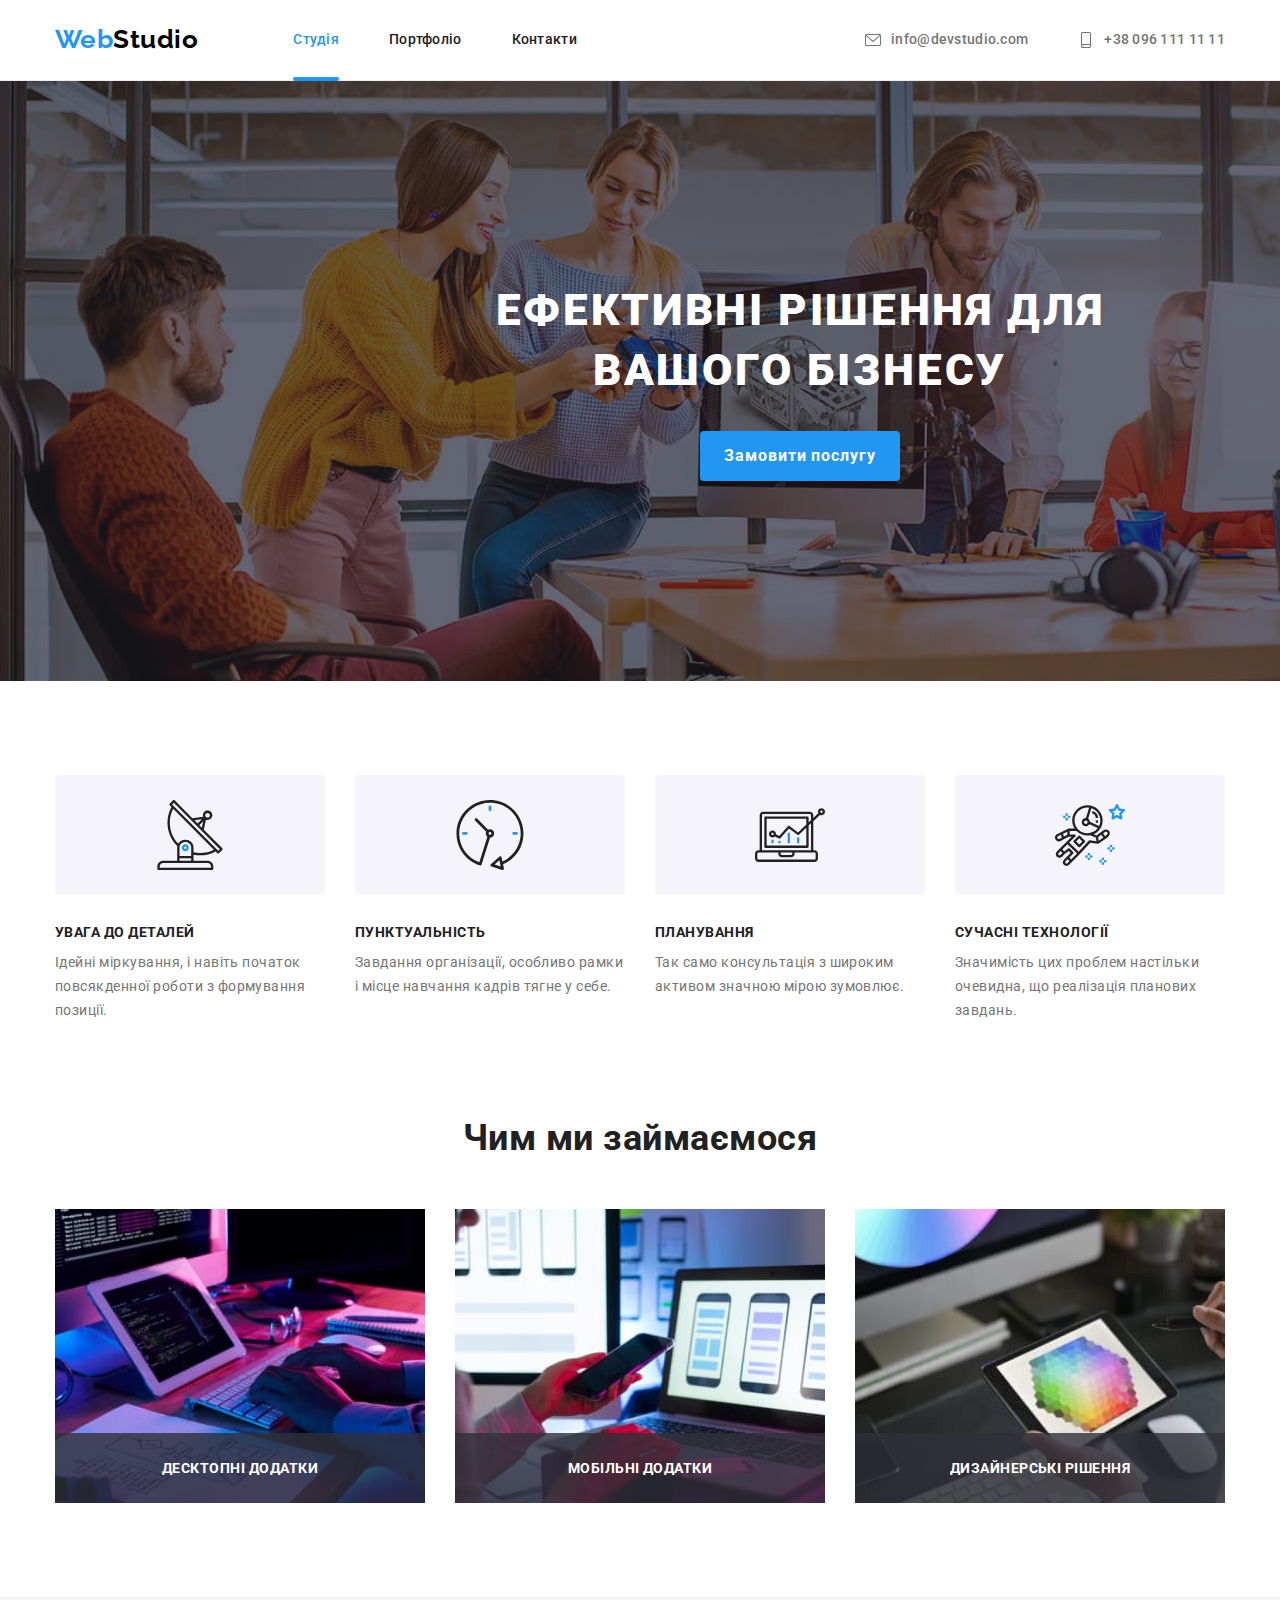
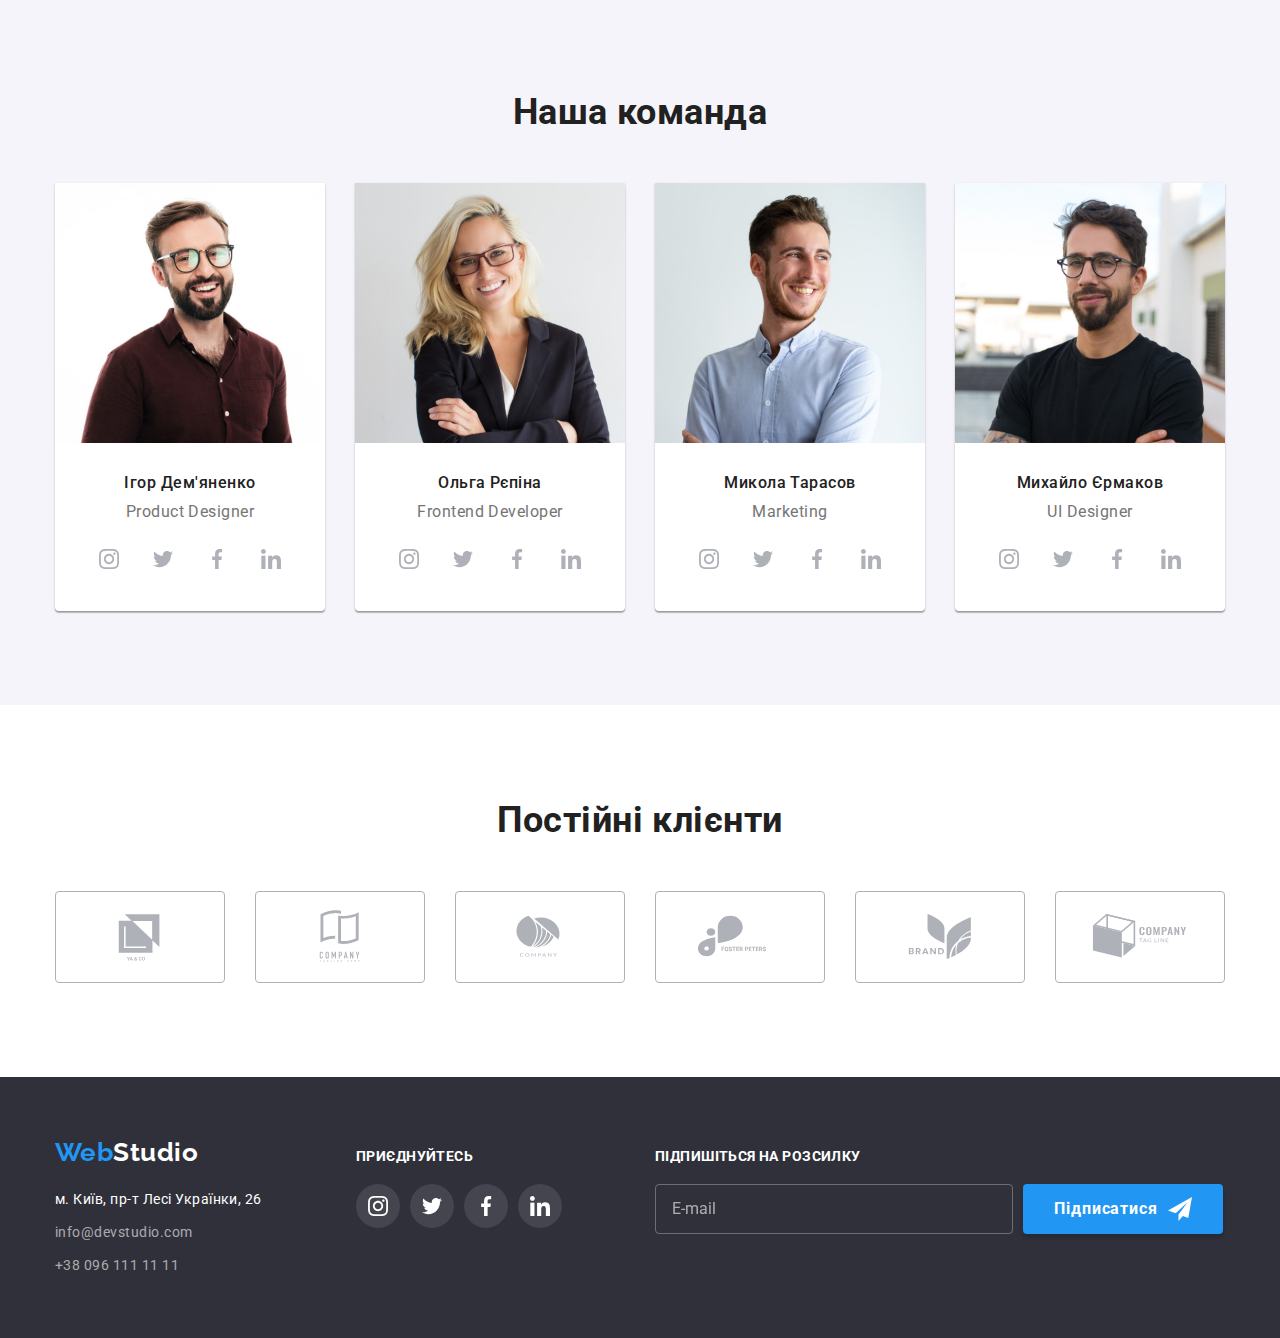
<file: index.html>
<!DOCTYPE html>
<html lang="uk">
  <head>
    <meta charset="UTF-8" />
    <meta http-equiv="X-UA-Compatible" content="IE=edge" />
    <meta name="viewport" content="width=device-width, initial-scale=1.0" />
    <title>Web studio</title>
    <link rel="preconnect" href="https://fonts.googleapis.com" />
    <link rel="preconnect" href="https://fonts.gstatic.com" crossorigin />
    <link
      href="https://fonts.googleapis.com/css2?family=Raleway:wght@700&family=Roboto:wght@400;500;700;900&display=swap"
      rel="stylesheet"
    />
    <link
      rel="stylesheet"
      href="https://cdnjs.cloudflare.com/ajax/libs/modern-normalize/1.0.0/modern-normalize.min.css"
    />
    <link rel="stylesheet" href="./css/main.min.css" />
  </head>

  <body>
    <header class="page-header">
      <div class="container page-header__container">
        <nav class="page-nav">
          <a href="./index.html" class="logo page-nav__logo"
            >Web<span class="logo__part logo__part_color_black">Studio</span></a
          >
          <ul class="site-nav list">
            <li>
              <a
                href="./index.html"
                class="link page-header__link site-nav__link site-nav__link_current"
                >Студія</a
              >
            </li>
            <li>
              <a
                href="./portfolio.html"
                class="link page-header__link site-nav__link"
                >Портфоліо</a
              >
            </li>
            <li>
              <a href="#" class="link page-header__link site-nav__link"
                >Контакти</a
              >
            </li>
          </ul>
        </nav>

        <ul class="auth-nav list">
          <li>
            <a
              href="meilto:info@devstudio.com"
              class="link page-header__link auth-nav__link"
            >
              <svg class="auth-nav__icon" width="16" height="16">
                <use href="./images/icons.svg#envelope"></use>
              </svg>
              info@devstudio.com</a
            >
          </li>
          <li>
            <a
              href="tel:+380961111111"
              class="link page-header__link auth-nav__link"
            >
              <svg class="auth-nav__icon" width="16" height="16">
                <use href="./images/icons.svg#smartphone"></use>
              </svg>
              +38 096 111 11 11</a
            >
          </li>
        </ul>
      </div>
    </header>

    <main>
      <!-- Шапка сайту -->
      <section class="hero">
        <div class="container hero__container">
          <h1 class="hero__title">Ефективні рішення для вашого бізнесу</h1>
          <button type="button" class="button hero__btn" data-modal-open>
            Замовити послугу
          </button>
        </div>
      </section>

      <!-- Особливості -->
      <section class="features">
        <div class="container">
          <h2 class="visually-hidden">Особливості</h2>
          <ul class="features__list list">
            <li class="features__item">
              <div class="features__thumb">
                <svg width="70" height="70">
                  <use href="./images/icons.svg#antenna"></use>
                </svg>
              </div>
              <h3 class="features__title">Увага до деталей</h3>
              <p class="features__text">
                Ідейні міркування, і навіть початок повсякденної роботи з
                формування позиції.
              </p>
            </li>
            <li class="features__item">
              <div class="features__thumb">
                <svg width="70" height="70">
                  <use href="./images/icons.svg#clock"></use>
                </svg>
              </div>
              <h3 class="features__title">Пунктуальність</h3>
              <p class="features__text">
                Завдання організації, особливо рамки і місце навчання кадрів
                тягне у себе.
              </p>
            </li>
            <li class="features__item">
              <div class="features__thumb">
                <svg width="70" height="70">
                  <use href="./images/icons.svg#diagram"></use>
                </svg>
              </div>
              <h3 class="features__title">Планування</h3>
              <p class="features__text">
                Так само консультація з широким активом значною мірою зумовлює.
              </p>
            </li>
            <li class="features__item">
              <div class="features__thumb">
                <svg width="70" height="70">
                  <use href="./images/icons.svg#astronaut"></use>
                </svg>
              </div>
              <h3 class="features__title">Сучасні технології</h3>
              <p class="features__text">
                Значимість цих проблем настільки очевидна, що реалізація
                планових завдань.
              </p>
            </li>
          </ul>
        </div>
      </section>

      <!-- Чим ми займаємось -->
      <section class="box">
        <div class="container">
          <h2 class="section-title box__title">Чим ми займаємося</h2>
          <ul class="box__list list">
            <li class="box__item">
              <img
                src="./images/img1.jpg"
                alt="Руки розробника на клавіатурі"
                width="370"
                class="no-gap"
              />
              <div class="box__wrap">
                <p class="box__text">Десктопні додатки</p>
              </div>
            </li>
            <li class="box__item">
              <img
                src="./images/img2.jpg"
                alt="Жіноча рука тримає мобільний телефон"
                width="370"
                class="no-gap"
              />
              <div class="box__wrap">
                <p class="box__text">Мобільні додатки</p>
              </div>
            </li>
            <li class="box__item">
              <img
                src="./images/img3.jpg"
                alt="Дизайнер працює за комп'ютером"
                width="370"
                class="no-gap"
              />
              <div class="box__wrap">
                <p class="box__text">Дизайнерські рішення</p>
              </div>
            </li>
          </ul>
        </div>
      </section>

      <!-- ----------------------------------------------------->
      <!-- Наша команда -->
      <section class="team">
        <div class="container">
          <h2 class="section-title team__title">Наша команда</h2>
          <ul class="list team__list">
            <li class="team__card">
              <img
                src="./images/photo1.jpg"
                alt="Фотографія Ігор Дем'яненко"
                width="270"
                class="no-gap"
              />
              <div class="team__wrap">
                <h3 class="team__name">Ігор Дем'яненко</h3>
                <p class="team__text">Product Designer</p>
                <ul class="socials list">
                  <li>
                    <a class="socials__link" href="#"
                      ><svg class="socials__icon" width="20" height="20">
                        <use href="./images/icons.svg#instagram"></use>
                      </svg>
                    </a>
                  </li>
                  <li>
                    <a class="socials__link" href="#"
                      ><svg class="socials__icon" width="20" height="20">
                        <use href="./images/icons.svg#twitter"></use>
                      </svg>
                    </a>
                  </li>
                  <li>
                    <a class="socials__link" href="#"
                      ><svg class="socials__icon" width="20" height="20">
                        <use href="./images/icons.svg#facebook"></use>
                      </svg>
                    </a>
                  </li>
                  <li>
                    <a class="socials__link" href="#"
                      ><svg class="socials__icon" width="20" height="20">
                        <use href="./images/icons.svg#linkedin"></use>
                      </svg>
                    </a>
                  </li>
                </ul>
              </div>
            </li>
            <li class="team__card">
              <img
                src="./images/photo2.jpg"
                alt="Фотографія Ольга Рєпіна"
                width="270"
                class="no-gap"
              />
              <div class="team__wrap">
                <h3 class="team__name">Ольга Рєпіна</h3>
                <p class="team__text">Frontend Developer</p>
                <ul class="socials list">
                  <li>
                    <a class="socials__link" href="#"
                      ><svg class="socials__icon" width="20" height="20">
                        <use href="./images/icons.svg#instagram"></use>
                      </svg>
                    </a>
                  </li>
                  <li>
                    <a class="socials__link" href="#"
                      ><svg class="socials__icon" width="20" height="20">
                        <use href="./images/icons.svg#twitter"></use>
                      </svg>
                    </a>
                  </li>
                  <li>
                    <a class="socials__link" href="#"
                      ><svg class="socials__icon" width="20" height="20">
                        <use href="./images/icons.svg#facebook"></use>
                      </svg>
                    </a>
                  </li>
                  <li>
                    <a class="socials__link" href="#"
                      ><svg class="socials__icon" width="20" height="20">
                        <use href="./images/icons.svg#linkedin"></use>
                      </svg>
                    </a>
                  </li>
                </ul>
              </div>
            </li>
            <li class="team__card">
              <img
                src="./images/photo3.jpg"
                alt="Фотографія Микола Тарасов"
                width="270"
                class="no-gap"
              />
              <div class="team__wrap">
                <h3 class="team__name">Микола Тарасов</h3>
                <p class="team__text">Marketing</p>
                <ul class="socials list">
                  <li>
                    <a class="socials__link" href="#"
                      ><svg class="socials__icon" width="20" height="20">
                        <use href="./images/icons.svg#instagram"></use>
                      </svg>
                    </a>
                  </li>
                  <li>
                    <a class="socials__link" href="#"
                      ><svg class="socials__icon" width="20" height="20">
                        <use href="./images/icons.svg#twitter"></use>
                      </svg>
                    </a>
                  </li>
                  <li>
                    <a class="socials__link" href="#"
                      ><svg class="socials__icon" width="20" height="20">
                        <use href="./images/icons.svg#facebook"></use>
                      </svg>
                    </a>
                  </li>
                  <li>
                    <a class="socials__link" href="#"
                      ><svg class="socials__icon" width="20" height="20">
                        <use href="./images/icons.svg#linkedin"></use>
                      </svg>
                    </a>
                  </li>
                </ul>
              </div>
            </li>
            <li class="team__card">
              <img
                src="./images/photo4.jpg"
                alt="Фотографія Михайло Єрмаков"
                width="270"
                class="no-gap"
              />
              <div class="team__wrap">
                <h3 class="team__name">Михайло Єрмаков</h3>
                <p class="team__text">UI Designer</p>
                <ul class="socials list">
                  <li>
                    <a class="socials__link" href="#"
                      ><svg class="socials__icon" width="20" height="20">
                        <use href="./images/icons.svg#instagram"></use>
                      </svg>
                    </a>
                  </li>
                  <li>
                    <a class="socials__link" href="#"
                      ><svg class="socials__icon" width="20" height="20">
                        <use href="./images/icons.svg#twitter"></use>
                      </svg>
                    </a>
                  </li>
                  <li>
                    <a class="socials__link" href="#"
                      ><svg class="socials__icon" width="20" height="20">
                        <use href="./images/icons.svg#facebook"></use>
                      </svg>
                    </a>
                  </li>
                  <li>
                    <a class="socials__link" href="#"
                      ><svg class="socials__icon" width="20" height="20">
                        <use href="./images/icons.svg#linkedin"></use>
                      </svg>
                    </a>
                  </li>
                </ul>
              </div>
            </li>
          </ul>
        </div>
      </section>

      <!-- Постійні клієнти------------------------------------->
      <section class="clients">
        <div class="container">
          <h2 class="section-title clients__title">Постійні клієнти</h2>
          <ul class="clients__list list">
            <li>
              <a href="#" class="clients__link">
                <svg class="clients__icon" width="106" height="60">
                  <use href="./images/icons.svg#client1"></use>
                </svg>
              </a>
            </li>
            <li>
              <a href="#" class="clients__link">
                <svg class="clients__icon" width="106" height="60">
                  <use href="./images/icons.svg#client2"></use>
                </svg>
              </a>
            </li>
            <li>
              <a href="#" class="clients__link">
                <svg class="clients__icon" width="106" height="60">
                  <use href="./images/icons.svg#client3"></use>
                </svg>
              </a>
            </li>
            <li>
              <a href="#" class="clients__link">
                <svg class="clients__icon" width="106" height="60">
                  <use href="./images/icons.svg#client4"></use>
                </svg>
              </a>
            </li>
            <li>
              <a href="#" class="clients__link">
                <svg class="clients__icon" width="106" height="60">
                  <use href="./images/icons.svg#client5"></use>
                </svg>
              </a>
            </li>
            <li>
              <a href="#" class="clients__link">
                <svg class="clients__icon" width="106" height="60">
                  <use href="./images/icons.svg#client6"></use>
                </svg>
              </a>
            </li>
          </ul>
        </div>
      </section>
    </main>

    <!-- Футер з адресою -->
    <footer class="footer">
      <div class="container footer__container">
        <div>
          <a href="./index.html" class="logo"
            >Web<span class="logo__part logo__part_color_white">Studio</span></a
          >
          <address class="address">
            <ul class="list address__list">
              <li class="address__item">
                <a
                  href="https://goo.gl/maps/CPtrU1FHBa2aNyZL9"
                  target="_blank"
                  rel="noopener noreferrer nofollow"
                  class="address__link"
                >
                  м. Київ, пр-т Лесі Українки, 26</a
                >
              </li>
              <li class="address__item">
                <a
                  href="mailto:info@devstudio.com"
                  class="address__link address__link_color_opacity"
                  >info@devstudio.com</a
                >
              </li>
              <li class="address__item">
                <a
                  href="tel:+380961111111"
                  class="address__link address__link_color_opacity"
                  >+38 096 111 11 11</a
                >
              </li>
            </ul>
          </address>
        </div>

        <div class="footer__socials">
          <p class="footer__socials-text">приєднуйтесь</p>
          <ul class="socials list">
            <li>
              <a class="socials__link socials__link_background_opacity" href="#"
                ><svg
                  class="socials__icon socials__icon_color_white"
                  width="20"
                  height="20"
                >
                  <use href="./images/icons.svg#instagram"></use>
                </svg>
              </a>
            </li>
            <li>
              <a class="socials__link socials__link_background_opacity" href="#"
                ><svg
                  class="socials__icon socials__icon_color_white"
                  width="20"
                  height="20"
                >
                  <use href="./images/icons.svg#twitter"></use>
                </svg>
              </a>
            </li>
            <li>
              <a class="socials__link socials__link_background_opacity" href="#"
                ><svg
                  class="socials__icon socials__icon_color_white"
                  width="20"
                  height="20"
                >
                  <use href="./images/icons.svg#facebook"></use>
                </svg>
              </a>
            </li>
            <li>
              <a class="socials__link socials__link_background_opacity" href="#"
                ><svg
                  class="socials__icon socials__icon_color_white"
                  width="20"
                  height="20"
                >
                  <use href="./images/icons.svg#linkedin"></use>
                </svg>
              </a>
            </li>
          </ul>
        </div>

        <form
          action="javascript:void(0);"
          class="subscribe footer__subscribe-form"
        >
          <label for="subscribe_email" class="subscribe__label"
            >Підпишіться на розсилку</label
          >
          <div class="subscribe__wrap">
            <input
              type="email"
              name="email"
              id="subscribe_email"
              placeholder="E-mail"
              class="subscribe__input"
              required
            />
            <button type="submit" class="button subscribe__btn">
              Підписатися
              <svg class="subscribe__btn-icon" width="24" height="24">
                <use href="./images/icons.svg#icon-send"></use>
              </svg>
            </button>
          </div>
        </form>
      </div>
    </footer>

    <!-- Модальне вікно -->
    <div class="backdrop is-hidden" data-modal>
      <div class="modal">
        <button
          type="button"
          class="modal__close-btn close-btn"
          data-modal-close
        >
          <svg width="18" height="18" class="close-btn__icon">
            <use href="./images/icons.svg#icon-close"></use>
          </svg>
        </button>

        <form action="javascript:void(0);" class="contact-form">
          <p class="contact-form__title">
            Залиште свої дані, ми вам передзвонимо
          </p>

          <label class="contact-form__label"
            >Ім'я
            <span class="contact-form__input-wrapper">
              <input type="text" name="user_name" class="contact-form__input" />
              <svg width="18" height="18" class="contact-form__icon">
                <use href="./images/icons.svg#icon-person"></use>
              </svg>
            </span>
          </label>

          <label class="contact-form__label"
            >Телефон
            <span class="contact-form__input-wrapper">
              <input type="tel" name="user_tel" class="contact-form__input" />
              <svg width="18" height="18" class="contact-form__icon">
                <use href="./images/icons.svg#icon-phone"></use>
              </svg>
            </span>
          </label>

          <label class="contact-form__label"
            >Пошта
            <span class="contact-form__input-wrapper">
              <input
                type="email"
                name="user_email"
                class="contact-form__input"
              />
              <svg width="18" height="18" class="contact-form__icon">
                <use href="./images/icons.svg#icon-email"></use>
              </svg>
            </span>
          </label>

          <label class="contact-form__label contact-form__textarea-label"
            >Коментар
            <textarea
              name="user_coment"
              class="contact-form__input contact-form__textarea-input"
              placeholder="Введіть текст"
            ></textarea>
          </label>

          <label class="contact-form__policy-label">
            <input
              type="checkbox"
              name="policy"
              required
              class="contact-form__policy-checkbox visually-hidden"
            />
            <svg class="contact-form__checkbox-icon">
              <use href="./images/icons.svg#icon-check"></use>
            </svg>
            Погоджуюся з розсилкою та приймаю&nbsp;
            <a href="#" class="contact-form__policy-link"> Умови договору</a>
          </label>

          <button type="submit" class="button contact-form__btn">
            Відправити
          </button>
        </form>
      </div>
    </div>
    <script src="./js/modal.js"></script>
  </body>
</html>
</file>
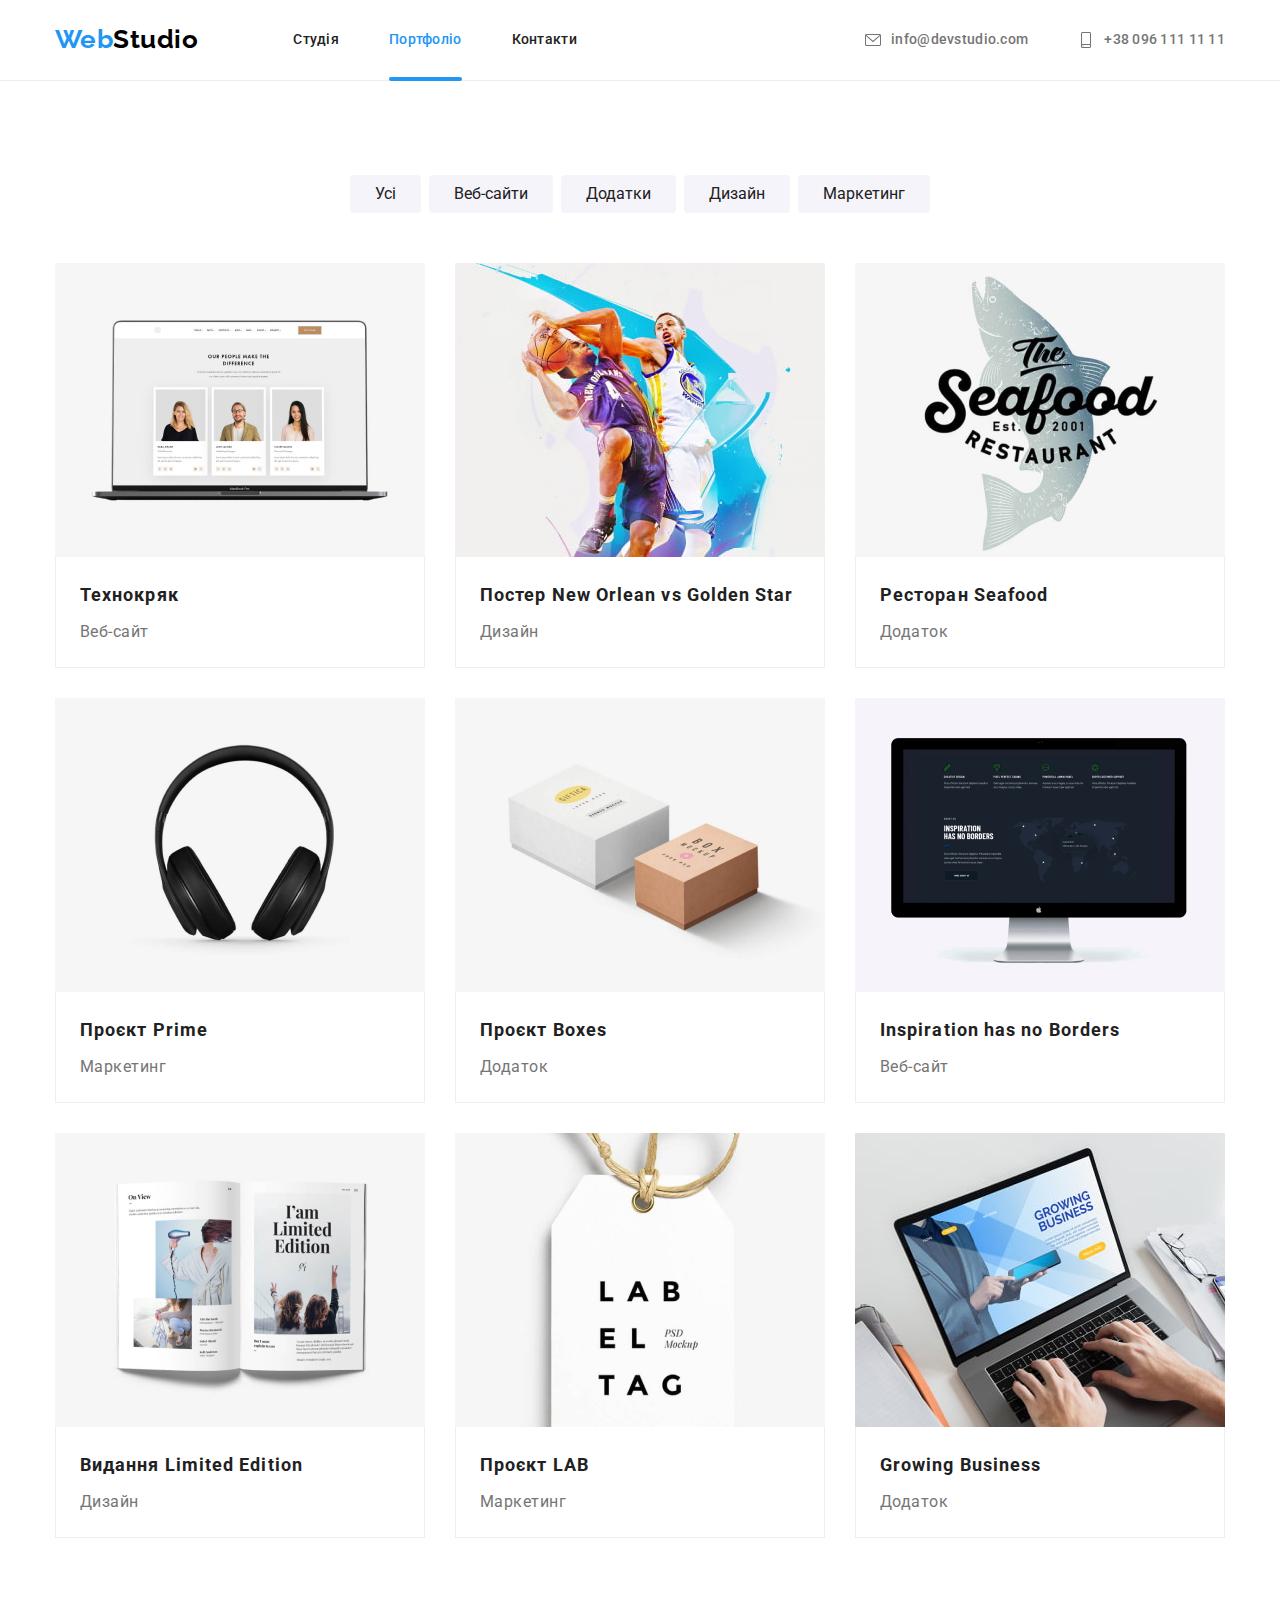
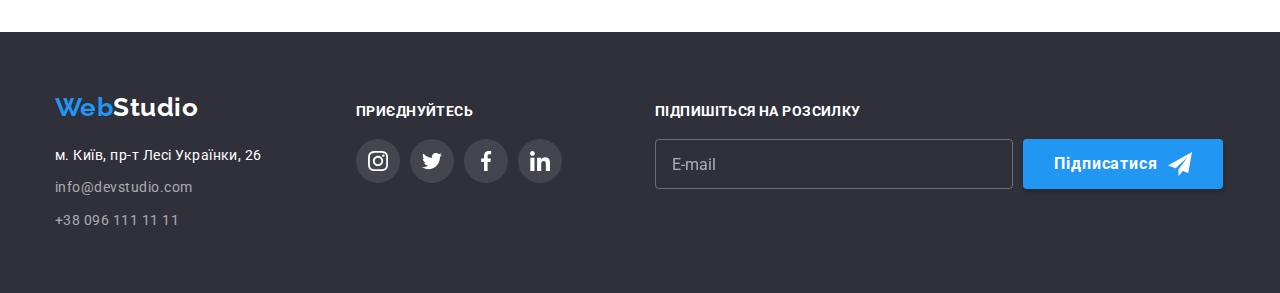
<file: portfolio.html>
<!DOCTYPE html>
<html lang="uk">
  <head>
    <meta charset="UTF-8" />
    <meta http-equiv="X-UA-Compatible" content="IE=edge" />
    <meta name="viewport" content="width=device-width, initial-scale=1.0" />
    <title>Web studio</title>
    <link rel="preconnect" href="https://fonts.googleapis.com" />
    <link rel="preconnect" href="https://fonts.gstatic.com" crossorigin />
    <link
      href="https://fonts.googleapis.com/css2?family=Raleway:wght@700&family=Roboto:wght@400;500;700;900&display=swap"
      rel="stylesheet"
    />
    <link
      rel="stylesheet"
      href="https://cdnjs.cloudflare.com/ajax/libs/modern-normalize/1.0.0/modern-normalize.min.css"
    />
    <link rel="stylesheet" href="./css/main.min.css" />
  </head>

  <body>
    <header class="page-header">
      <div class="container page-header__container">
        <nav class="page-nav">
          <a href="./index.html" class="logo page-nav__logo"
            >Web<span class="logo__part logo__part_color_black">Studio</span></a
          >
          <ul class="site-nav list">
            <li>
              <a
                href="./index.html"
                class="link page-header__link site-nav__link"
                >Студія</a
              >
            </li>
            <li>
              <a
                href="./portfolio.html"
                class="link page-header__link site-nav__link site-nav__link_current"
                >Портфоліо</a
              >
            </li>
            <li>
              <a href="#" class="link page-header__link site-nav__link"
                >Контакти</a
              >
            </li>
          </ul>
        </nav>

        <ul class="auth-nav list">
          <li>
            <a
              href="meilto:info@devstudio.com"
              class="link page-header__link auth-nav__link"
            >
              <svg class="auth-nav__icon" width="16" height="16">
                <use href="./images/icons.svg#envelope"></use>
              </svg>
              info@devstudio.com</a
            >
          </li>
          <li>
            <a
              href="tel:+380961111111"
              class="link page-header__link auth-nav__link"
            >
              <svg class="auth-nav__icon" width="16" height="16">
                <use href="./images/icons.svg#smartphone"></use>
              </svg>
              +38 096 111 11 11</a
            >
          </li>
        </ul>
      </div>
    </header>

    <main>
      <section class="portfolio">
        <div class="container">
          <h1 class="visually-hidden">Наші роботи</h1>

          <!-- Фільтри -->
          <ul class="portfolio__filter list">
            <li>
              <button type="button" class="portfolio__button">Усі</button>
            </li>
            <li>
              <button type="button" class="portfolio__button">Веб-сайти</button>
            </li>
            <li>
              <button type="button" class="portfolio__button">Додатки</button>
            </li>
            <li>
              <button type="button" class="portfolio__button">Дизайн</button>
            </li>
            <li>
              <button type="button" class="portfolio__button">Маркетинг</button>
            </li>
          </ul>

          <!-- Роботи -->
          <ul class="portfolio__list list">
            <li class="portfolio__item work">
              <a href="#" class="work__link">
                <img
                  src="./images/project1.jpg"
                  alt="Технокряк"
                  width="370"
                  height="294"
                  class="no-gap"
                />
                <div class="work__inner">
                  <div class="work__overlay">
                    <p class="work__text">
                      Ресурс пропонує комплексні пропозиції з різним рівнем
                      функціоналу та сервісів. Все це дозволить відвідувачу
                      отримати вичерпні відомості про компанію чи приватну
                      особу.
                    </p>
                  </div>
                </div>
                <div class="work__desc-box">
                  <h2 class="work__title">Технокряк</h2>
                  <p class="work__subtitle">Веб-сайт</p>
                </div>
              </a>
            </li>

            <li class="portfolio__item work">
              <a href="#" class="work__link">
                <img
                  src="./images/project2.jpg"
                  alt="Постер New Orlean vs Golden Star"
                  width="370"
                  height="294"
                  class="no-gap"
                />
                <div class="work__inner">
                  <div class="work__overlay">
                    <p class="work__text">
                      Ресурс пропонує комплексні пропозиції з різним рівнем
                      функціоналу та сервісів. Все це дозволить відвідувачу
                      отримати вичерпні відомості про компанію чи приватну
                      особу.
                    </p>
                  </div>
                </div>
                <div class="work__desc-box">
                  <h2 class="work__title">Постер New Orlean vs Golden Star</h2>
                  <p class="work__subtitle">Дизайн</p>
                </div>
              </a>
            </li>

            <li class="portfolio__item work">
              <a href="#" class="work__link">
                <img
                  src="./images/project3.jpg"
                  alt="Ресторан Seafood"
                  width="370"
                  height="294"
                  class="no-gap"
                />
                <div class="work__inner">
                  <div class="work__overlay">
                    <p class="work__text">
                      Ресурс пропонує комплексні пропозиції з різним рівнем
                      функціоналу та сервісів. Все це дозволить відвідувачу
                      отримати вичерпні відомості про компанію чи приватну
                      особу.
                    </p>
                  </div>
                </div>
                <div class="work__desc-box">
                  <h2 class="work__title">Ресторан Seafood</h2>
                  <p class="work__subtitle">Додаток</p>
                </div>
              </a>
            </li>

            <li class="portfolio__item work">
              <a href="#" class="work__link">
                <img
                  src="./images/project4.jpg"
                  alt="Проєкт Prime"
                  width="370"
                  height="294"
                  class="no-gap"
                />
                <div class="work__inner">
                  <div class="work__overlay">
                    <p class="work__text">
                      Ресурс пропонує комплексні пропозиції з різним рівнем
                      функціоналу та сервісів. Все це дозволить відвідувачу
                      отримати вичерпні відомості про компанію чи приватну
                      особу.
                    </p>
                  </div>
                </div>
                <div class="work__desc-box">
                  <h2 class="work__title">Проєкт Prime</h2>
                  <p class="work__subtitle">Маркетинг</p>
                </div>
              </a>
            </li>

            <li class="portfolio__item work">
              <a href="#" class="work__link">
                <img
                  src="./images/project5.jpg"
                  alt="Проєкт Boxes"
                  width="370"
                  height="294"
                  class="no-gap"
                />
                <div class="work__inner">
                  <div class="work__overlay">
                    <p class="work__text">
                      Ресурс пропонує комплексні пропозиції з різним рівнем
                      функціоналу та сервісів. Все це дозволить відвідувачу
                      отримати вичерпні відомості про компанію чи приватну
                      особу.
                    </p>
                  </div>
                </div>
                <div class="work__desc-box">
                  <h2 class="work__title">Проєкт Boxes</h2>
                  <p class="work__subtitle">Додаток</p>
                </div>
              </a>
            </li>

            <li class="portfolio__item work">
              <a href="#" class="work__link">
                <img
                  src="./images/project6.jpg"
                  alt="Inspiration has no Borders"
                  width="370"
                  height="294"
                  class="no-gap"
                />
                <div class="work__inner">
                  <div class="work__overlay">
                    <p class="work__text">
                      Ресурс пропонує комплексні пропозиції з різним рівнем
                      функціоналу та сервісів. Все це дозволить відвідувачу
                      отримати вичерпні відомості про компанію чи приватну
                      особу.
                    </p>
                  </div>
                </div>
                <div class="work__desc-box">
                  <h2 class="work__title">Inspiration has no Borders</h2>
                  <p class="work__subtitle">Веб-сайт</p>
                </div>
              </a>
            </li>

            <li class="portfolio__item work">
              <a href="#" class="work__link">
                <img
                  src="./images/project7.jpg"
                  alt="Видання Limited Edition"
                  width="370"
                  height="294"
                  class="no-gap"
                />
                <div class="work__inner">
                  <div class="work__overlay">
                    <p class="work__text">
                      Ресурс пропонує комплексні пропозиції з різним рівнем
                      функціоналу та сервісів. Все це дозволить відвідувачу
                      отримати вичерпні відомості про компанію чи приватну
                      особу.
                    </p>
                  </div>
                </div>
                <div class="work__desc-box">
                  <h2 class="work__title">Видання Limited Edition</h2>
                  <p class="work__subtitle">Дизайн</p>
                </div>
              </a>
            </li>

            <li class="portfolio__item work">
              <a href="#" class="work__link">
                <img
                  src="./images/project8.jpg"
                  alt="Проєкт LAB"
                  width="370"
                  height="294"
                  class="no-gap"
                />
                <div class="work__inner">
                  <div class="work__overlay">
                    <p class="work__text">
                      Ресурс пропонує комплексні пропозиції з різним рівнем
                      функціоналу та сервісів. Все це дозволить відвідувачу
                      отримати вичерпні відомості про компанію чи приватну
                      особу.
                    </p>
                  </div>
                </div>
                <div class="work__desc-box">
                  <h2 class="work__title">Проєкт LAB</h2>
                  <p class="work__subtitle">Маркетинг</p>
                </div>
              </a>
            </li>

            <li class="portfolio__item work">
              <a href="#" class="work__link">
                <img
                  src="./images/project9.jpg"
                  alt="Growing Business"
                  width="370"
                  height="294"
                  class="no-gap"
                />
                <div class="work__inner">
                  <div class="work__overlay">
                    <p class="work__text">
                      Ресурс пропонує комплексні пропозиції з різним рівнем
                      функціоналу та сервісів. Все це дозволить відвідувачу
                      отримати вичерпні відомості про компанію чи приватну
                      особу.
                    </p>
                  </div>
                </div>
                <div class="work__desc-box">
                  <h2 class="work__title">Growing Business</h2>
                  <p class="work__subtitle">Додаток</p>
                </div>
              </a>
            </li>
          </ul>
        </div>
      </section>
    </main>

    <!-- Футер з адресою -->
    <footer class="footer">
      <div class="container footer__container">
        <div>
          <a href="./index.html" class="logo"
            >Web<span class="logo__part logo__part_color_white">Studio</span></a
          >
          <address class="address">
            <ul class="list address__list">
              <li class="address__item">
                <a
                  href="https://goo.gl/maps/CPtrU1FHBa2aNyZL9"
                  target="_blank"
                  rel="noopener noreferrer nofollow"
                  class="address__link"
                >
                  м. Київ, пр-т Лесі Українки, 26</a
                >
              </li>
              <li class="address__item">
                <a
                  href="mailto:info@devstudio.com"
                  class="address__link address__link_color_opacity"
                  >info@devstudio.com</a
                >
              </li>
              <li class="address__item">
                <a
                  href="tel:+380961111111"
                  class="address__link address__link_color_opacity"
                  >+38 096 111 11 11</a
                >
              </li>
            </ul>
          </address>
        </div>

        <div class="footer__socials">
          <p class="footer__socials-text">приєднуйтесь</p>
          <ul class="socials list">
            <li>
              <a class="socials__link socials__link_background_opacity" href="#"
                ><svg
                  class="socials__icon socials__icon_color_white"
                  width="20"
                  height="20"
                >
                  <use href="./images/icons.svg#instagram"></use>
                </svg>
              </a>
            </li>
            <li>
              <a class="socials__link socials__link_background_opacity" href="#"
                ><svg
                  class="socials__icon socials__icon_color_white"
                  width="20"
                  height="20"
                >
                  <use href="./images/icons.svg#twitter"></use>
                </svg>
              </a>
            </li>
            <li>
              <a class="socials__link socials__link_background_opacity" href="#"
                ><svg
                  class="socials__icon socials__icon_color_white"
                  width="20"
                  height="20"
                >
                  <use href="./images/icons.svg#facebook"></use>
                </svg>
              </a>
            </li>
            <li>
              <a class="socials__link socials__link_background_opacity" href="#"
                ><svg
                  class="socials__icon socials__icon_color_white"
                  width="20"
                  height="20"
                >
                  <use href="./images/icons.svg#linkedin"></use>
                </svg>
              </a>
            </li>
          </ul>
        </div>

        <form
          action="javascript:void(0);"
          class="subscribe footer__subscribe-form"
        >
          <label for="subscribe_email" class="subscribe__label"
            >Підпишіться на розсилку</label
          >
          <div class="subscribe__wrap">
            <input
              type="email"
              name="email"
              id="subscribe_email"
              placeholder="E-mail"
              class="subscribe__input"
              required
            />
            <button type="submit" class="button subscribe__btn">
              Підписатися
              <svg class="subscribe__btn-icon" width="24" height="24">
                <use href="./images/icons.svg#icon-send"></use>
              </svg>
            </button>
          </div>
        </form>
      </div>
    </footer>
  </body>
</html>
</file>
<file: css/main.min.css>
:root{--primary-font: "Roboto", sans-serif;--logo-font: "Raleway", sans-serif;--font-color: #757575;--title-font-color: #212121;--site-accent-color: #2196f3;--bg-active-button: #188ce8;--logo-color-white: #ffffff;--logo-color-black: #000000;--hero-title-color: #ffffff;--background-color: #ffffff;--hero-background-color: #2f303a;--hero-bg-gradient-color: rgba(47, 48, 58, 0.4);--team-background-color: #f5f4fa;--icon-fill-color: #afb1b8;--page-transition: 250ms cubic-bezier(0.4, 0, 0.2, 1);--header-border-color: #ececec;--box-wrap-bg-color: rgba(47, 48, 58, 0.8);--footer-soclink-bg-color: rgba(255, 255, 255, 0.1);--address-link-color: rgba(255, 255, 255, 0.6);--subscribe-placeholder-color: rgba(255, 255, 255, 0.6);--subscribe-input-border-color: rgba(255, 255, 255, 0.3);--subscribe-backdrop-color: rgba(0, 0, 0, 0.15);--modal-backdrop-color: rgba(0, 0, 0, 0.2);--close-btn-border-color: rgba(0, 0, 0, 0.1);--contact-form-border-color: rgba(33, 33, 33, 0.2);--contact-form-placeholder-color: rgba(117, 117, 117, 0.5);--work-desc-border-color: #eeeeee;--work-overlay-bg-color: rgba(33, 150, 243, 0.9)}.visually-hidden{position:absolute;white-space:nowrap;width:1px;height:1px;overflow:hidden;border:0;padding:0;clip:rect(0 0 0 0);-webkit-clip-path:inset(50%);clip-path:inset(50%);margin:-1px}body{font-family:var(--primary-font, sans-serif);color:var(--font-color);letter-spacing:.03em;background-color:var(--background-color)}.list{margin:0;padding-left:0;list-style-type:none}.no-gap{display:block}.link{font-weight:500;font-size:14px;line-height:1.14;letter-spacing:.02em;text-decoration-line:none}.is-hidden{opacity:0;visibility:hidden;pointer-events:none}.container{width:1200px;padding-left:15px;padding-right:15px;margin-left:auto;margin-right:auto}.section-title{font-weight:700;font-size:36px;line-height:1.1666666667;text-align:center;color:var(--title-font-color)}.page-header{border-bottom:1px solid var(--header-border-color)}.page-header__container{display:-webkit-box;display:-ms-flexbox;display:flex;-webkit-box-pack:justify;-ms-flex-pack:justify;justify-content:space-between;-webkit-box-align:center;-ms-flex-align:center;align-items:center}.page-nav{display:-webkit-box;display:-ms-flexbox;display:flex;gap:95px;-webkit-box-align:center;-ms-flex-align:center;align-items:center}.page-nav__logo{display:inline-block;padding-top:24px;padding-bottom:25px}.page-header__link{padding-top:32px;padding-bottom:32px}.site-nav{display:-webkit-box;display:-ms-flexbox;display:flex;gap:50px}.site-nav__link{position:relative;display:inline-block;color:var(--title-font-color);-webkit-transition:color var(--page-transition);transition:color var(--page-transition)}.site-nav__link:hover,.site-nav__link:focus,.site-nav__link_current{color:var(--site-accent-color)}.site-nav__link_current::after{position:absolute;content:"";display:block;width:100%;height:4px;background:var(--site-accent-color);border-radius:2px;bottom:-1px}.auth-nav{display:-webkit-box;display:-ms-flexbox;display:flex;gap:50px}.auth-nav__link{color:var(--font-color);display:-webkit-box;display:-ms-flexbox;display:flex;-webkit-box-align:center;-ms-flex-align:center;align-items:center;gap:10px;-webkit-transition:color var(--page-transition);transition:color var(--page-transition)}.auth-nav__link:hover,.auth-nav__link:focus{color:var(--site-accent-color)}.auth-nav__icon{fill:currentColor}.logo{font-family:var(--logo-font, sans-serif);font-weight:700;font-size:26px;line-height:1.2;text-decoration:none;color:var(--site-accent-color)}.logo__part_color_black{color:var(--logo-color-black)}.logo__part_color_white{color:var(--logo-color-white)}.button{font-family:inherit;font-weight:700;font-size:16px;line-height:1.875;letter-spacing:.06em;text-align:center;color:var(--hero-title-color);background-color:var(--site-accent-color);-webkit-box-shadow:0px 4px 4px rgba(0,0,0,.15);box-shadow:0px 4px 4px rgba(0,0,0,.15);border-radius:4px;cursor:pointer;border:none;-webkit-transition:background-color var(--page-transition);transition:background-color var(--page-transition)}.button:hover,.button:focus{background-color:var(--bg-active-button)}.hero{background-color:var(--hero-background-color);padding-top:200px;padding-bottom:200px;width:1600px;margin-left:auto;margin-right:auto;background-image:-webkit-gradient(linear, left top, left bottom, from(var(--hero-bg-gradient-color)), to(var(--hero-bg-gradient-color))),url(../images/hero-bg.jpg);background-image:linear-gradient(var(--hero-bg-gradient-color), var(--hero-bg-gradient-color)),url(../images/hero-bg.jpg);background-repeat:no-repeat;background-position:center}.hero__container{text-align:center}.hero__title{width:696px;font-weight:900;font-size:44px;line-height:1.36;letter-spacing:.06em;text-transform:uppercase;color:var(--hero-title-color);margin-right:auto;margin-left:auto;margin-top:0;margin-bottom:30px}.hero__btn{padding:10px 24px}.features{padding-top:94px}.features__list{display:-webkit-box;display:-ms-flexbox;display:flex;gap:30px}.features__item{-ms-flex-preferred-size:calc((100% - 90px)/4);flex-basis:calc((100% - 90px)/4)}.features__title{font-size:14px;line-height:1.14;text-transform:uppercase;color:var(--title-font-color);margin-top:0;margin-bottom:10px}.features__text{font-size:14px;line-height:1.71;margin:0}.features__thumb{width:270px;height:120px;background:var(--team-background-color);border-radius:4px;margin-bottom:30px;display:-webkit-box;display:-ms-flexbox;display:flex;-webkit-box-pack:center;-ms-flex-pack:center;justify-content:center;-webkit-box-align:center;-ms-flex-align:center;align-items:center}.box{padding-top:94px;padding-bottom:94px}.box__title{margin-top:0;margin-bottom:50px}.box__list{display:-webkit-box;display:-ms-flexbox;display:flex;gap:30px}.box__item{position:relative;-ms-flex-preferred-size:calc((100% - 90px)/4);flex-basis:calc((100% - 90px)/4)}.box__wrap{position:absolute;bottom:0;width:100%;background-color:var(--box-wrap-bg-color);padding-top:27px;padding-bottom:27px}.box__text{font-weight:700;font-size:14px;line-height:1.1428571429;text-transform:uppercase;color:var(--hero-title-color);margin-top:0;margin-bottom:0;text-align:center}.team{background-color:var(--team-background-color);padding:94px 0px}.team__title{margin-top:0;margin-bottom:50px}.team__list{display:-webkit-box;display:-ms-flexbox;display:flex;gap:30px}.team__card{-webkit-box-shadow:0px 1px 3px rgba(0,0,0,.12),0px 1px 1px rgba(0,0,0,.14),0px 2px 1px rgba(0,0,0,.2);box-shadow:0px 1px 3px rgba(0,0,0,.12),0px 1px 1px rgba(0,0,0,.14),0px 2px 1px rgba(0,0,0,.2);border-bottom-left-radius:4px;border-bottom-right-radius:4px;background:var(--background-color);-ms-flex-preferred-size:calc((100% - 90px)/4);flex-basis:calc((100% - 90px)/4)}.team__wrap{padding-top:30px;padding-bottom:30px}.team__name{font-weight:500;font-size:16px;line-height:1.2;text-align:center;color:var(--title-font-color);margin-top:0;margin-bottom:10px}.team__text{text-align:center;margin-top:0;margin-bottom:16px;font-weight:400;font-size:16px;line-height:1.1875}.socials{display:-webkit-box;display:-ms-flexbox;display:flex;gap:10px;-webkit-box-pack:center;-ms-flex-pack:center;justify-content:center}.socials__link{display:-webkit-box;display:-ms-flexbox;display:flex;-webkit-box-pack:center;-ms-flex-pack:center;justify-content:center;-webkit-box-align:center;-ms-flex-align:center;align-items:center;width:44px;height:44px;border-radius:50%;-webkit-transition:background-color var(--page-transition);transition:background-color var(--page-transition)}.socials__link_background_opacity{background-color:var(--footer-soclink-bg-color)}.socials__link:hover,.socials__link:focus{background-color:var(--site-accent-color)}.socials__icon{fill:var(--icon-fill-color);-webkit-transition:fill var(--page-transition);transition:fill var(--page-transition)}.socials__icon_color_white{fill:var(--hero-title-color)}.socials__link:hover .socials__icon,.socials__link:focus .socials__icon{fill:var(--logo-color-white)}.clients{padding-top:94px;padding-bottom:94px}.clients__title{margin-top:0;margin-bottom:50px}.clients__list{display:-webkit-box;display:-ms-flexbox;display:flex;gap:30px}.clients__link{width:170px;height:92px;border:1px solid var(--icon-fill-color);border-radius:4px;display:-webkit-box;display:-ms-flexbox;display:flex;-webkit-box-pack:center;-ms-flex-pack:center;justify-content:center;-webkit-box-align:center;-ms-flex-align:center;align-items:center;-webkit-transition:border-color var(--page-transition);transition:border-color var(--page-transition)}.clients__link:hover,.clients__link:focus{border-color:var(--site-accent-color)}.clients__icon{fill:var(--icon-fill-color);-webkit-transition:fill var(--page-transition);transition:fill var(--page-transition)}.clients__link:hover .clients__icon,.clients__link:focus .clients__icon{fill:var(--site-accent-color)}.footer{background-color:var(--hero-background-color);padding-top:60px;padding-bottom:60px}.footer__container{display:-webkit-box;display:-ms-flexbox;display:flex;-webkit-box-align:baseline;-ms-flex-align:baseline;align-items:baseline}.footer__socials{margin-left:70px}.footer__socials-text{font-weight:700;font-size:14px;line-height:1.1428571429;letter-spacing:.03em;text-transform:uppercase;color:var(--hero-title-color);margin-top:0;margin-bottom:20px}.footer__subscribe-form{margin-left:93px}.address{margin-top:20px;width:231px}.address__item{margin-bottom:9px}.address__item:last-child{margin-bottom:0}.address__link{color:var(--hero-title-color);font-style:normal;font-size:14px;line-height:1.71;text-decoration-line:none}.address__link_color_opacity{color:var(--address-link-color)}.subscribe__label{display:block;margin-bottom:20px;font-weight:700;font-size:14px;line-height:1.1428571429;letter-spacing:.03em;text-transform:uppercase;color:var(--hero-title-color)}.subscribe__wrap{display:-webkit-box;display:-ms-flexbox;display:flex}.subscribe__input{width:358px;height:50px;margin-right:10px;padding-left:16px;border:1px solid var(--subscribe-input-border-color);-webkit-backdrop-filter:drop-shadow(0px 4px 4px var(--subscribe-backdrop-color));backdrop-filter:drop-shadow(0px 4px 4px var(--subscribe-backdrop-color));border-radius:4px;background-color:rgba(0,0,0,0);font-weight:400;font-size:16px;line-height:1.25;color:var(--hero-title-color);outline:none}.subscribe__input::-webkit-input-placeholder{font-weight:400;font-size:16px;line-height:1.25;color:var(--subscribe-placeholder-color)}.subscribe__input::-moz-placeholder{font-weight:400;font-size:16px;line-height:1.25;color:var(--subscribe-placeholder-color)}.subscribe__input:-ms-input-placeholder{font-weight:400;font-size:16px;line-height:1.25;color:var(--subscribe-placeholder-color)}.subscribe__input::-ms-input-placeholder{font-weight:400;font-size:16px;line-height:1.25;color:var(--subscribe-placeholder-color)}.subscribe__input::placeholder{font-weight:400;font-size:16px;line-height:1.25;color:var(--subscribe-placeholder-color)}.subscribe__btn{display:-webkit-box;display:-ms-flexbox;display:flex;-webkit-box-pack:center;-ms-flex-pack:center;justify-content:center;-webkit-box-align:center;-ms-flex-align:center;align-items:center;text-align:center;gap:10px;width:200px;height:50px}.subscribe__btn-icon{fill:currentColor}.backdrop{position:fixed;top:0;left:0;width:100vw;height:100vh;background-color:var(--modal-backdrop-color);-webkit-transform:scale(1);transform:scale(1);-webkit-transition:opacity var(--page-transition),visibility var(--page-transition);transition:opacity var(--page-transition),visibility var(--page-transition)}.modal{position:absolute;left:50%;top:50%;-webkit-transform:translate(-50%, -50%) scale(1);transform:translate(-50%, -50%) scale(1);width:528px;background-color:var(--background-color);-webkit-box-shadow:0px 1px 3px rgba(0,0,0,.12),0px 1px 1px rgba(0,0,0,.14),0px 2px 1px rgba(0,0,0,.2);box-shadow:0px 1px 3px rgba(0,0,0,.12),0px 1px 1px rgba(0,0,0,.14),0px 2px 1px rgba(0,0,0,.2);border-radius:4px;-webkit-transition:-webkit-transform var(--page-transition);transition:-webkit-transform var(--page-transition);transition:transform var(--page-transition);transition:transform var(--page-transition), -webkit-transform var(--page-transition)}.is-hidden .modal{-webkit-transform:translate(-50%, -50%) scale(0);transform:translate(-50%, -50%) scale(0)}.modal__close-btn{position:absolute;right:8px;top:8px}.close-btn{display:-webkit-box;display:-ms-flexbox;display:flex;-webkit-box-pack:center;-ms-flex-pack:center;justify-content:center;-webkit-box-align:center;-ms-flex-align:center;align-items:center;width:30px;height:30px;border:1px solid var(--close-btn-border-color);border-radius:50%;background-color:var(--background-color);cursor:pointer}.close-btn__icon{fill:currentColor;-webkit-transition:fill var(--page-transition);transition:fill var(--page-transition)}.close-btn:hover .close-btn__icon,.close-btn:focus .close-btn__icon{fill:var(--site-accent-color)}.contact-form{padding:40px}.contact-form__title{font-weight:700;font-size:20px;line-height:1.15;text-align:center;margin-top:0;margin-bottom:12px;color:var(--title-font-color)}.contact-form__label{display:block;margin-bottom:10px;font-weight:400;font-size:12px;line-height:1.1666666667;letter-spacing:.01em;color:var(--font-color)}.contact-form__textarea-label{margin-bottom:20px}.contact-form__input-wrapper{position:relative;display:block;margin-top:4px}.contact-form__input{display:block;width:100%;height:40px;border:1px solid var(--contact-form-border-color);border-radius:4px;outline:none;padding-left:42px;-webkit-transition:border-color var(--page-transition);transition:border-color var(--page-transition)}.contact-form__input:focus{border-color:var(--site-accent-color)}.contact-form__icon{position:absolute;top:11px;left:12px;fill:currentColor;-webkit-transition:fill var(--page-transition);transition:fill var(--page-transition)}.contact-form__input:focus+.contact-form__icon{fill:var(--site-accent-color)}.contact-form__textarea-input{resize:none;height:120px;padding:12px 16px;margin-top:4px}.contact-form__textarea-input::-webkit-input-placeholder{font-weight:400;font-size:12px;line-height:1.1666666667;letter-spacing:.01em;color:var(--contact-form-placeholder-color)}.contact-form__textarea-input::-moz-placeholder{font-weight:400;font-size:12px;line-height:1.1666666667;letter-spacing:.01em;color:var(--contact-form-placeholder-color)}.contact-form__textarea-input:-ms-input-placeholder{font-weight:400;font-size:12px;line-height:1.1666666667;letter-spacing:.01em;color:var(--contact-form-placeholder-color)}.contact-form__textarea-input::-ms-input-placeholder{font-weight:400;font-size:12px;line-height:1.1666666667;letter-spacing:.01em;color:var(--contact-form-placeholder-color)}.contact-form__textarea-input::placeholder{font-weight:400;font-size:12px;line-height:1.1666666667;letter-spacing:.01em;color:var(--contact-form-placeholder-color)}.contact-form__policy-label{display:-webkit-box;display:-ms-flexbox;display:flex;-webkit-box-pack:center;-ms-flex-pack:center;justify-content:center;-webkit-box-align:center;-ms-flex-align:center;align-items:center;font-weight:400;font-size:14px;line-height:1.7142857143;letter-spacing:.03em;color:var(--font-color)}.contact-form__checkbox-icon{margin-right:7px;width:16px;height:15px;border:2px solid var(--title-font-color);background-color:var(--background-color);border-radius:2px;fill:var(--hero-title-color);-webkit-transition:background-color var(--page-transition),border-color var(--page-transition);transition:background-color var(--page-transition),border-color var(--page-transition)}.contact-form__policy-checkbox:checked+.contact-form__checkbox-icon{background-color:var(--site-accent-color);border-color:rgba(0,0,0,0)}.contact-form__policy-checkbox:focus+.contact-form__checkbox-icon{border-color:var(--site-accent-color)}.contact-form__policy-link{color:var(--site-accent-color)}.contact-form__btn{display:block;margin-top:30px;margin-left:auto;margin-right:auto;padding:10px 52px}.portfolio{padding-top:94px;padding-bottom:94px}.portfolio__filter{display:-webkit-box;display:-ms-flexbox;display:flex;-webkit-box-pack:center;-ms-flex-pack:center;justify-content:center;gap:8px}.portfolio__button{font-family:inherit;font-size:16px;line-height:1.62;text-align:center;color:var(--title-font-color);background-color:var(--team-background-color);cursor:pointer;border-radius:4px;padding:6px 25px;border:none;-webkit-transition:color var(--page-transition),background-color var(--page-transition),-webkit-box-shadow var(--page-transition);transition:color var(--page-transition),background-color var(--page-transition),-webkit-box-shadow var(--page-transition);transition:color var(--page-transition),background-color var(--page-transition),box-shadow var(--page-transition);transition:color var(--page-transition),background-color var(--page-transition),box-shadow var(--page-transition),-webkit-box-shadow var(--page-transition)}.portfolio__button:hover,.portfolio__button:focus{color:var(--hero-title-color);background-color:var(--site-accent-color);-webkit-box-shadow:0px 3px 1px rgba(0,0,0,.1),0px 1px 2px rgba(0,0,0,.08),0px 2px 2px rgba(0,0,0,.12);box-shadow:0px 3px 1px rgba(0,0,0,.1),0px 1px 2px rgba(0,0,0,.08),0px 2px 2px rgba(0,0,0,.12)}.portfolio__list{margin-top:50px;display:-webkit-box;display:-ms-flexbox;display:flex;gap:30px;-ms-flex-wrap:wrap;flex-wrap:wrap}.portfolio__item{-ms-flex-preferred-size:calc((100% - 60px)/3);flex-basis:calc((100% - 60px)/3)}.work__link{position:relative;display:block;text-decoration-line:none;-webkit-transition:-webkit-box-shadow var(--page-transition);transition:-webkit-box-shadow var(--page-transition);transition:box-shadow var(--page-transition);transition:box-shadow var(--page-transition), -webkit-box-shadow var(--page-transition)}.work__link:hover,.work__link:focus{-webkit-box-shadow:0px 1px 1px rgba(0,0,0,.12),0px 4px 4px rgba(0,0,0,.06),1px 4px 6px rgba(0,0,0,.16);box-shadow:0px 1px 1px rgba(0,0,0,.12),0px 4px 4px rgba(0,0,0,.06),1px 4px 6px rgba(0,0,0,.16)}.work__inner{position:absolute;top:0;left:0;width:100%;height:294px;overflow:hidden}.work__overlay{position:absolute;top:0;left:0;width:100%;height:100%;display:-webkit-box;display:-ms-flexbox;display:flex;padding-left:24px;padding-right:24px;-webkit-box-align:center;-ms-flex-align:center;align-items:center;-webkit-transform:translateY(101%);transform:translateY(101%);background-color:var(--work-overlay-bg-color);-webkit-transition:-webkit-transform var(--page-transition);transition:-webkit-transform var(--page-transition);transition:transform var(--page-transition);transition:transform var(--page-transition), -webkit-transform var(--page-transition)}.work__link:hover .work__overlay,.work__link:focus .work__overlay{-webkit-transform:translateY(0);transform:translateY(0)}.work__text{font-weight:400;font-size:18px;line-height:1.5555555556;color:var(--hero-title-color);margin-top:0;margin-bottom:0}.work__desc-box{padding:20px 24px;border-right:1px solid var(--work-desc-border-color);border-left:1px solid var(--work-desc-border-color);border-bottom:1px solid var(--work-desc-border-color)}.work__title{font-weight:700;font-size:18px;line-height:2;letter-spacing:.06em;color:var(--title-font-color);margin-top:0;margin-bottom:4px}.work__subtitle{color:var(--font-color);font-weight:400;font-size:16px;line-height:1.88;margin:0}/*# sourceMappingURL=main.min.css.map */
</file>
